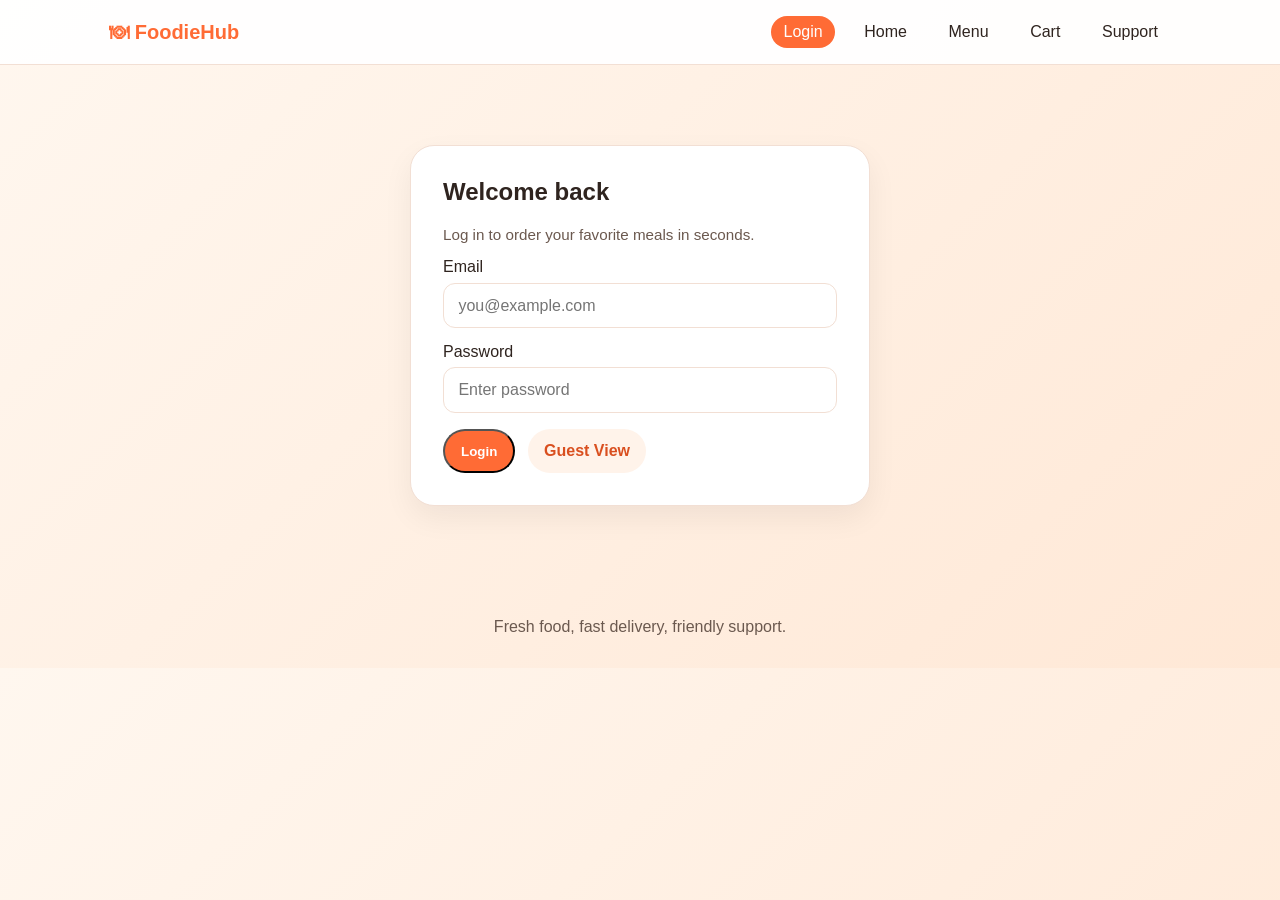
<file: index.html>
<!DOCTYPE html>
<html lang="en">
  <head>
    <meta charset="UTF-8" />
    <meta name="viewport" content="width=device-width, initial-scale=1.0" />
    <title>FoodieHub | Login</title>
    <link rel="stylesheet" href="styles.css" />
  </head>
  <body>
    <header>
      <nav>
        <a class="logo" href="index.html">🍽 FoodieHub</a>
        <div class="nav-links">
          <a class="active" href="index.html">Login</a>
          <a href="home.html">Home</a>
          <a href="menu.html">Menu</a>
          <a href="cart.html">Cart</a>
          <a href="support.html">Support</a>
        </div>
      </nav>
    </header>

    <main>
      <section class="login-card">
        <h2>Welcome back</h2>
        <p class="notice">Log in to order your favorite meals in seconds.</p>
        <form action="home.html">
          <div class="form-group">
            <label for="email">Email</label>
            <input id="email" type="email" placeholder="you@example.com" required />
          </div>
          <div class="form-group">
            <label for="password">Password</label>
            <input id="password" type="password" placeholder="Enter password" required />
          </div>
          <div class="btn-row">
            <button class="btn btn-primary" type="submit">Login</button>
            <a class="btn btn-secondary" href="home.html">Guest View</a>
          </div>
        </form>
      </section>
    </main>

    <footer>Fresh food, fast delivery, friendly support.</footer>
  </body>
</html>
</file>
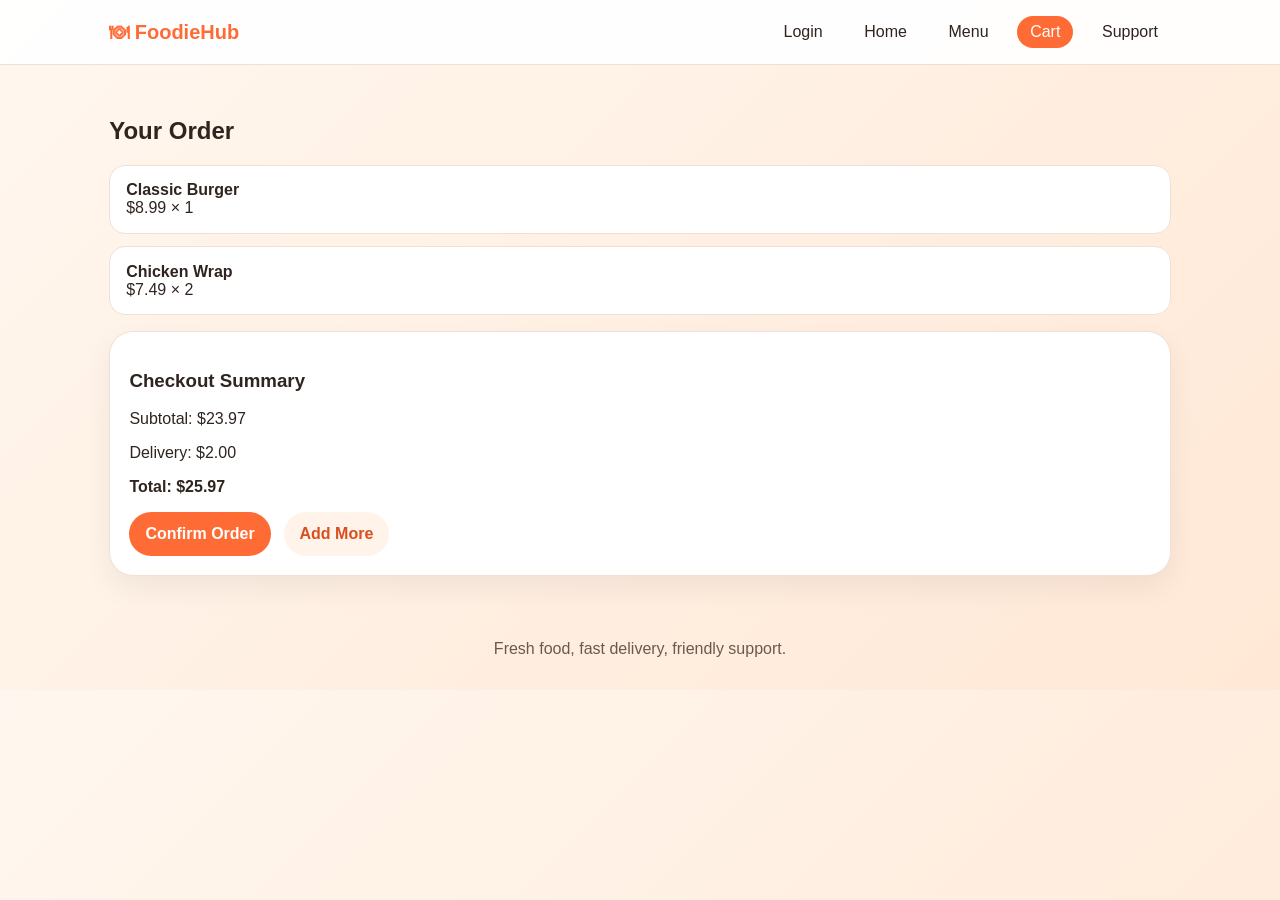
<file: cart.html>
<!DOCTYPE html>
<html lang="en">
  <head>
    <meta charset="UTF-8" />
    <meta name="viewport" content="width=device-width, initial-scale=1.0" />
    <title>FoodieHub | Cart</title>
    <link rel="stylesheet" href="styles.css" />
  </head>
  <body>
    <header>
      <nav>
        <a class="logo" href="index.html">🍽 FoodieHub</a>
        <div class="nav-links">
          <a href="index.html">Login</a>
          <a href="home.html">Home</a>
          <a href="menu.html">Menu</a>
          <a class="active" href="cart.html">Cart</a>
          <a href="support.html">Support</a>
        </div>
      </nav>
    </header>

    <main>
      <h2>Your Order</h2>
      <section class="cart-list">
        <article class="cart-item">
          <strong>Classic Burger</strong>
          <div>$8.99 × 1</div>
        </article>
        <article class="cart-item">
          <strong>Chicken Wrap</strong>
          <div>$7.49 × 2</div>
        </article>
      </section>

      <section class="checkout-card">
        <h3>Checkout Summary</h3>
        <p>Subtotal: $23.97</p>
        <p>Delivery: $2.00</p>
        <p><strong>Total: $25.97</strong></p>
        <div class="btn-row">
          <a class="btn btn-primary" href="support.html">Confirm Order</a>
          <a class="btn btn-secondary" href="menu.html">Add More</a>
        </div>
      </section>
    </main>

    <footer>Fresh food, fast delivery, friendly support.</footer>
  </body>
</html>
</file>
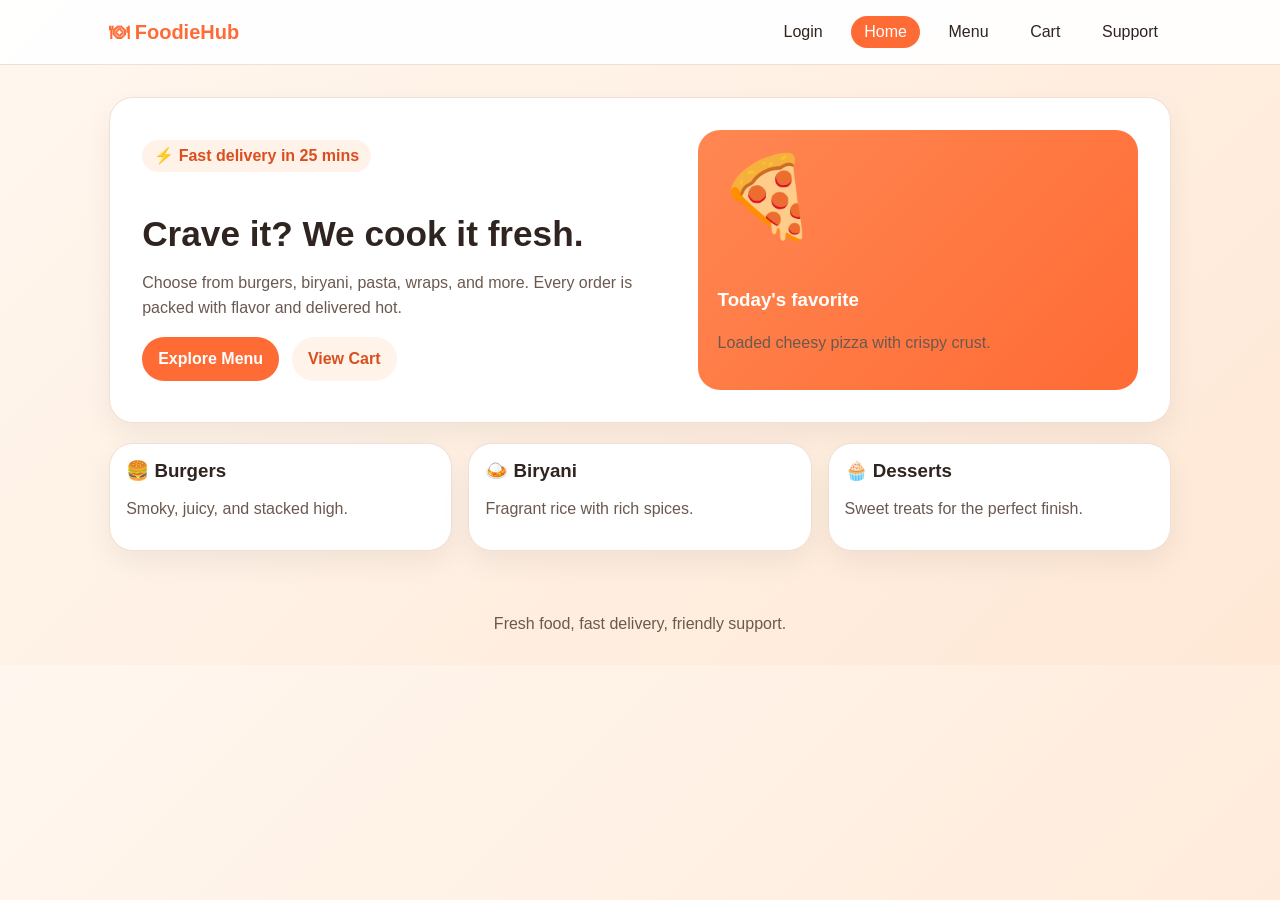
<file: home.html>
<!DOCTYPE html>
<html lang="en">
  <head>
    <meta charset="UTF-8" />
    <meta name="viewport" content="width=device-width, initial-scale=1.0" />
    <title>FoodieHub | Home</title>
    <link rel="stylesheet" href="styles.css" />
  </head>
  <body>
    <header>
      <nav>
        <a class="logo" href="index.html">🍽 FoodieHub</a>
        <div class="nav-links">
          <a href="index.html">Login</a>
          <a class="active" href="home.html">Home</a>
          <a href="menu.html">Menu</a>
          <a href="cart.html">Cart</a>
          <a href="support.html">Support</a>
        </div>
      </nav>
    </header>

    <main>
      <section class="hero">
        <div>
          <span class="badge">⚡ Fast delivery in 25 mins</span>
          <h1>Crave it? We cook it fresh.</h1>
          <p>Choose from burgers, biryani, pasta, wraps, and more. Every order is packed with flavor and delivered hot.</p>
          <div class="btn-row">
            <a class="btn btn-primary" href="menu.html">Explore Menu</a>
            <a class="btn btn-secondary" href="cart.html">View Cart</a>
          </div>
        </div>
        <div class="hero-visual">
          <div class="dish">🍕</div>
          <div>
            <h3>Today's favorite</h3>
            <p>Loaded cheesy pizza with crispy crust.</p>
          </div>
        </div>
      </section>

      <section class="grid">
        <article class="card">
          <h3>🍔 Burgers</h3>
          <p>Smoky, juicy, and stacked high.</p>
        </article>
        <article class="card">
          <h3>🍛 Biryani</h3>
          <p>Fragrant rice with rich spices.</p>
        </article>
        <article class="card">
          <h3>🧁 Desserts</h3>
          <p>Sweet treats for the perfect finish.</p>
        </article>
      </section>
    </main>

    <footer>Fresh food, fast delivery, friendly support.</footer>
  </body>
</html>
</file>
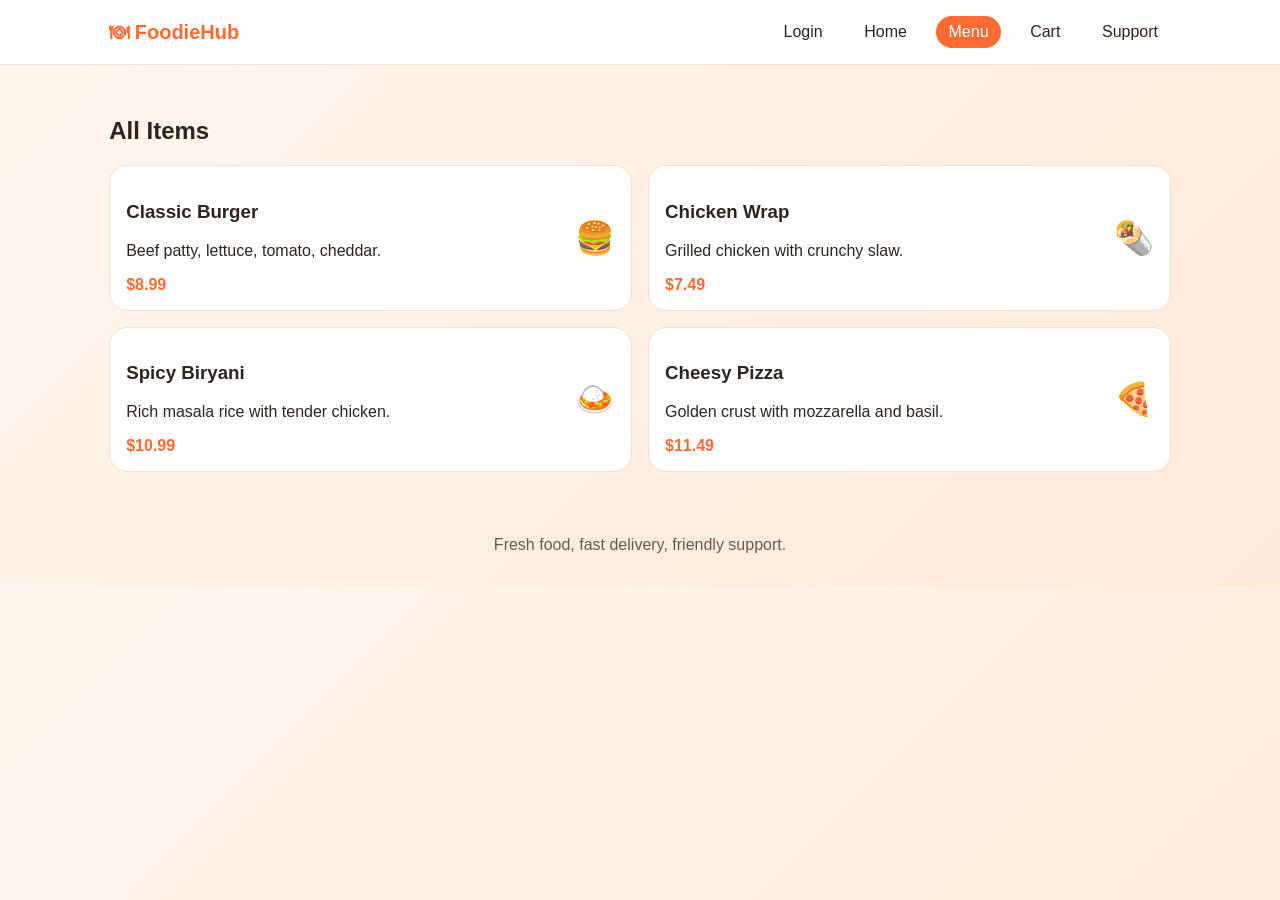
<file: menu.html>
<!DOCTYPE html>
<html lang="en">
  <head>
    <meta charset="UTF-8" />
    <meta name="viewport" content="width=device-width, initial-scale=1.0" />
    <title>FoodieHub | Menu</title>
    <link rel="stylesheet" href="styles.css" />
  </head>
  <body>
    <header>
      <nav>
        <a class="logo" href="index.html">🍽 FoodieHub</a>
        <div class="nav-links">
          <a href="index.html">Login</a>
          <a href="home.html">Home</a>
          <a class="active" href="menu.html">Menu</a>
          <a href="cart.html">Cart</a>
          <a href="support.html">Support</a>
        </div>
      </nav>
    </header>

    <main>
      <h2>All Items</h2>
      <section class="menu-grid">
        <article class="item-card">
          <div>
            <h3>Classic Burger</h3>
            <p>Beef patty, lettuce, tomato, cheddar.</p>
            <div class="price">$8.99</div>
          </div>
          <div class="emoji">🍔</div>
        </article>
        <article class="item-card">
          <div>
            <h3>Chicken Wrap</h3>
            <p>Grilled chicken with crunchy slaw.</p>
            <div class="price">$7.49</div>
          </div>
          <div class="emoji">🌯</div>
        </article>
        <article class="item-card">
          <div>
            <h3>Spicy Biryani</h3>
            <p>Rich masala rice with tender chicken.</p>
            <div class="price">$10.99</div>
          </div>
          <div class="emoji">🍛</div>
        </article>
        <article class="item-card">
          <div>
            <h3>Cheesy Pizza</h3>
            <p>Golden crust with mozzarella and basil.</p>
            <div class="price">$11.49</div>
          </div>
          <div class="emoji">🍕</div>
        </article>
      </section>
    </main>

    <footer>Fresh food, fast delivery, friendly support.</footer>
  </body>
</html>
</file>
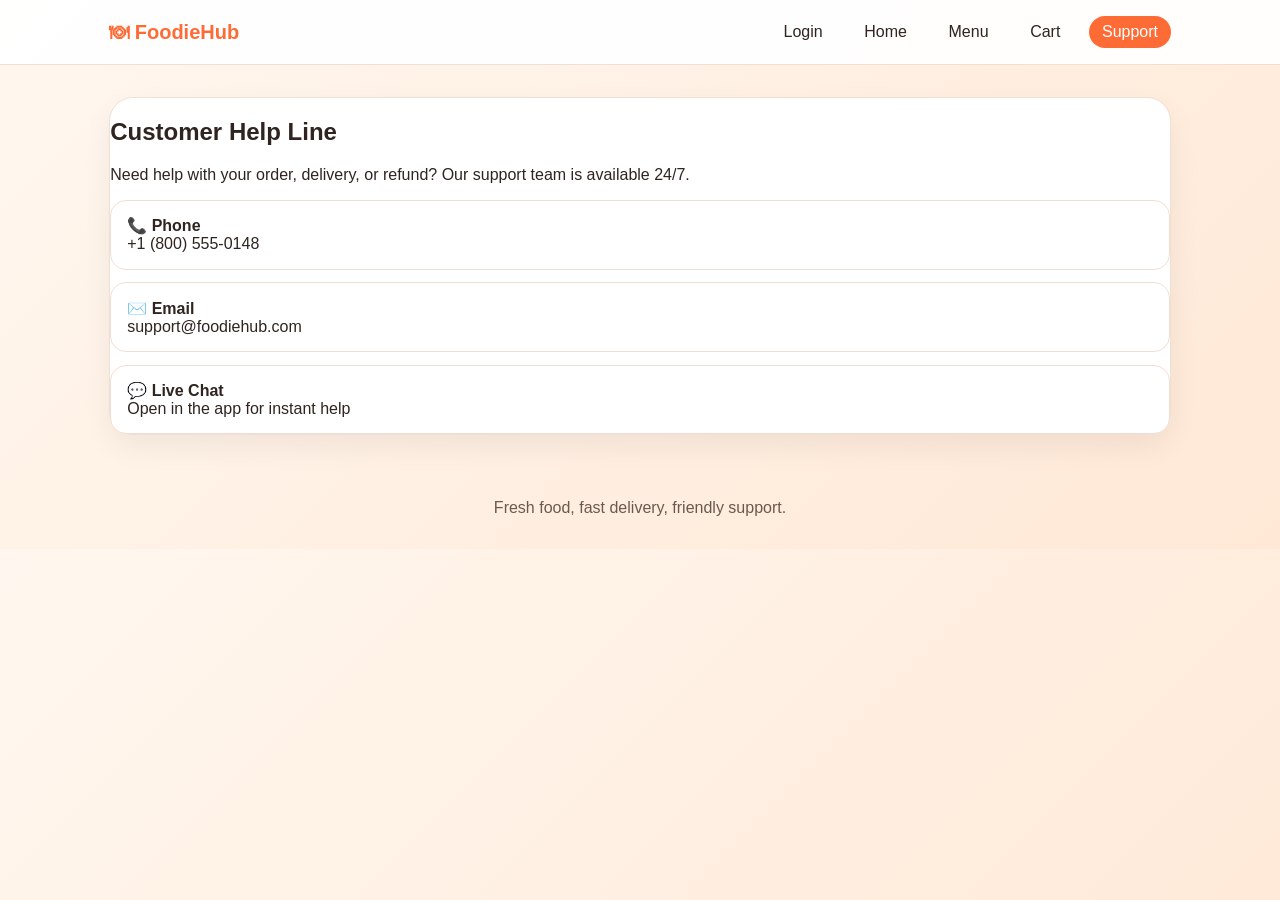
<file: support.html>
<!DOCTYPE html>
<html lang="en">
  <head>
    <meta charset="UTF-8" />
    <meta name="viewport" content="width=device-width, initial-scale=1.0" />
    <title>FoodieHub | Support</title>
    <link rel="stylesheet" href="styles.css" />
  </head>
  <body>
    <header>
      <nav>
        <a class="logo" href="index.html">🍽 FoodieHub</a>
        <div class="nav-links">
          <a href="index.html">Login</a>
          <a href="home.html">Home</a>
          <a href="menu.html">Menu</a>
          <a href="cart.html">Cart</a>
          <a class="active" href="support.html">Support</a>
        </div>
      </nav>
    </header>

    <main>
      <section class="support-card">
        <h2>Customer Help Line</h2>
        <p>Need help with your order, delivery, or refund? Our support team is available 24/7.</p>
        <div class="support-list">
          <article class="support-item">
            <strong>📞 Phone</strong>
            <div>+1 (800) 555-0148</div>
          </article>
          <article class="support-item">
            <strong>✉️ Email</strong>
            <div>support@foodiehub.com</div>
          </article>
          <article class="support-item">
            <strong>💬 Live Chat</strong>
            <div>Open in the app for instant help</div>
          </article>
        </div>
      </section>
    </main>

    <footer>Fresh food, fast delivery, friendly support.</footer>
  </body>
</html>
</file>
<file: styles.css>
:root {
  --primary: #ff6b35;
  --primary-dark: #d94f1f;
  --bg: #fffaf6;
  --text: #2f241f;
  --muted: #6b594f;
  --card: #ffffff;
  --border: #f2dfd4;
}

* { box-sizing: border-box; }
body {
  margin: 0;
  font-family: 'Segoe UI', Tahoma, Geneva, Verdana, sans-serif;
  color: var(--text);
  background: linear-gradient(135deg, #fff7ef 0%, #ffe8d6 100%);
}
a { color: inherit; text-decoration: none; }
header {
  background: rgba(255,255,255,0.95);
  border-bottom: 1px solid var(--border);
  position: sticky;
  top: 0;
  z-index: 10;
}
nav {
  max-width: 1100px;
  margin: 0 auto;
  padding: 1rem 1.2rem;
  display: flex;
  justify-content: space-between;
  align-items: center;
}
.logo { font-weight: 800; font-size: 1.25rem; color: var(--primary); }
.nav-links { display: flex; gap: 1rem; flex-wrap: wrap; }
.nav-links a { padding: 0.45rem 0.8rem; border-radius: 999px; }
.nav-links a:hover, .nav-links a.active { background: var(--primary); color: white; }
main { max-width: 1100px; margin: 0 auto; padding: 2rem 1.2rem 3rem; }
.hero, .panel, .card, .login-card, .support-card, .checkout-card {
  background: var(--card);
  border: 1px solid var(--border);
  border-radius: 24px;
  box-shadow: 0 12px 30px rgba(0,0,0,0.06);
}
.hero {
  display: grid;
  grid-template-columns: 1.1fr 0.9fr;
  gap: 1.2rem;
  padding: 2rem;
  align-items: center;
}
.hero h1 { font-size: 2.2rem; margin-bottom: 0.7rem; }
.hero p { color: var(--muted); line-height: 1.6; }
.badge { display: inline-block; background: #fff2e8; color: var(--primary-dark); padding: 0.4rem 0.75rem; border-radius: 999px; font-weight: 600; margin-bottom: 0.8rem; }
.btn-row { display: flex; gap: 0.8rem; flex-wrap: wrap; margin-top: 1rem; }
.btn { display: inline-block; padding: 0.8rem 1rem; border-radius: 999px; font-weight: 700; }
.btn-primary { background: var(--primary); color: white; }
.btn-secondary { background: #fff3ea; color: var(--primary-dark); }
.hero-visual {
  background: linear-gradient(135deg, #ff8752 0%, #ff6b35 100%);
  min-height: 260px; border-radius: 22px; padding: 1.2rem; color: white; display: flex; flex-direction: column; justify-content: space-between;
}
.hero-visual .dish { font-size: 5rem; }
.grid { display: grid; gap: 1rem; grid-template-columns: repeat(3, minmax(0,1fr)); margin-top: 1.2rem; }
.card { padding: 1rem; }
.card h3 { margin-top: 0; }
.card p { color: var(--muted); }
.menu-grid { display: grid; grid-template-columns: repeat(2, minmax(0,1fr)); gap: 1rem; margin-top: 1rem; }
.item-card { background: var(--card); border: 1px solid var(--border); border-radius: 18px; padding: 1rem; display: flex; justify-content: space-between; gap: 1rem; align-items: center; }
.item-card .emoji { font-size: 2rem; }
.price { font-weight: 800; color: var(--primary); }
.cart-list, .support-list { display: grid; gap: 0.8rem; margin-top: 1rem; }
.cart-item, .support-item { background: #fff; border: 1px solid var(--border); border-radius: 16px; padding: 0.95rem 1rem; }
.checkout-card { padding: 1.2rem; margin-top: 1rem; }
.form-group { display: flex; flex-direction: column; gap: 0.4rem; margin-bottom: 0.9rem; }
input, textarea { padding: 0.8rem 0.9rem; border: 1px solid var(--border); border-radius: 12px; font: inherit; }
.login-card { max-width: 460px; margin: 3rem auto; padding: 2rem; }
.login-card h2 { margin-top: 0; }
.notice { color: var(--muted); font-size: 0.95rem; }
footer { text-align: center; color: var(--muted); padding: 1rem 0 2rem; }
@media (max-width: 800px) {
  .hero, .menu-grid, .grid { grid-template-columns: 1fr; }
}
</file>
